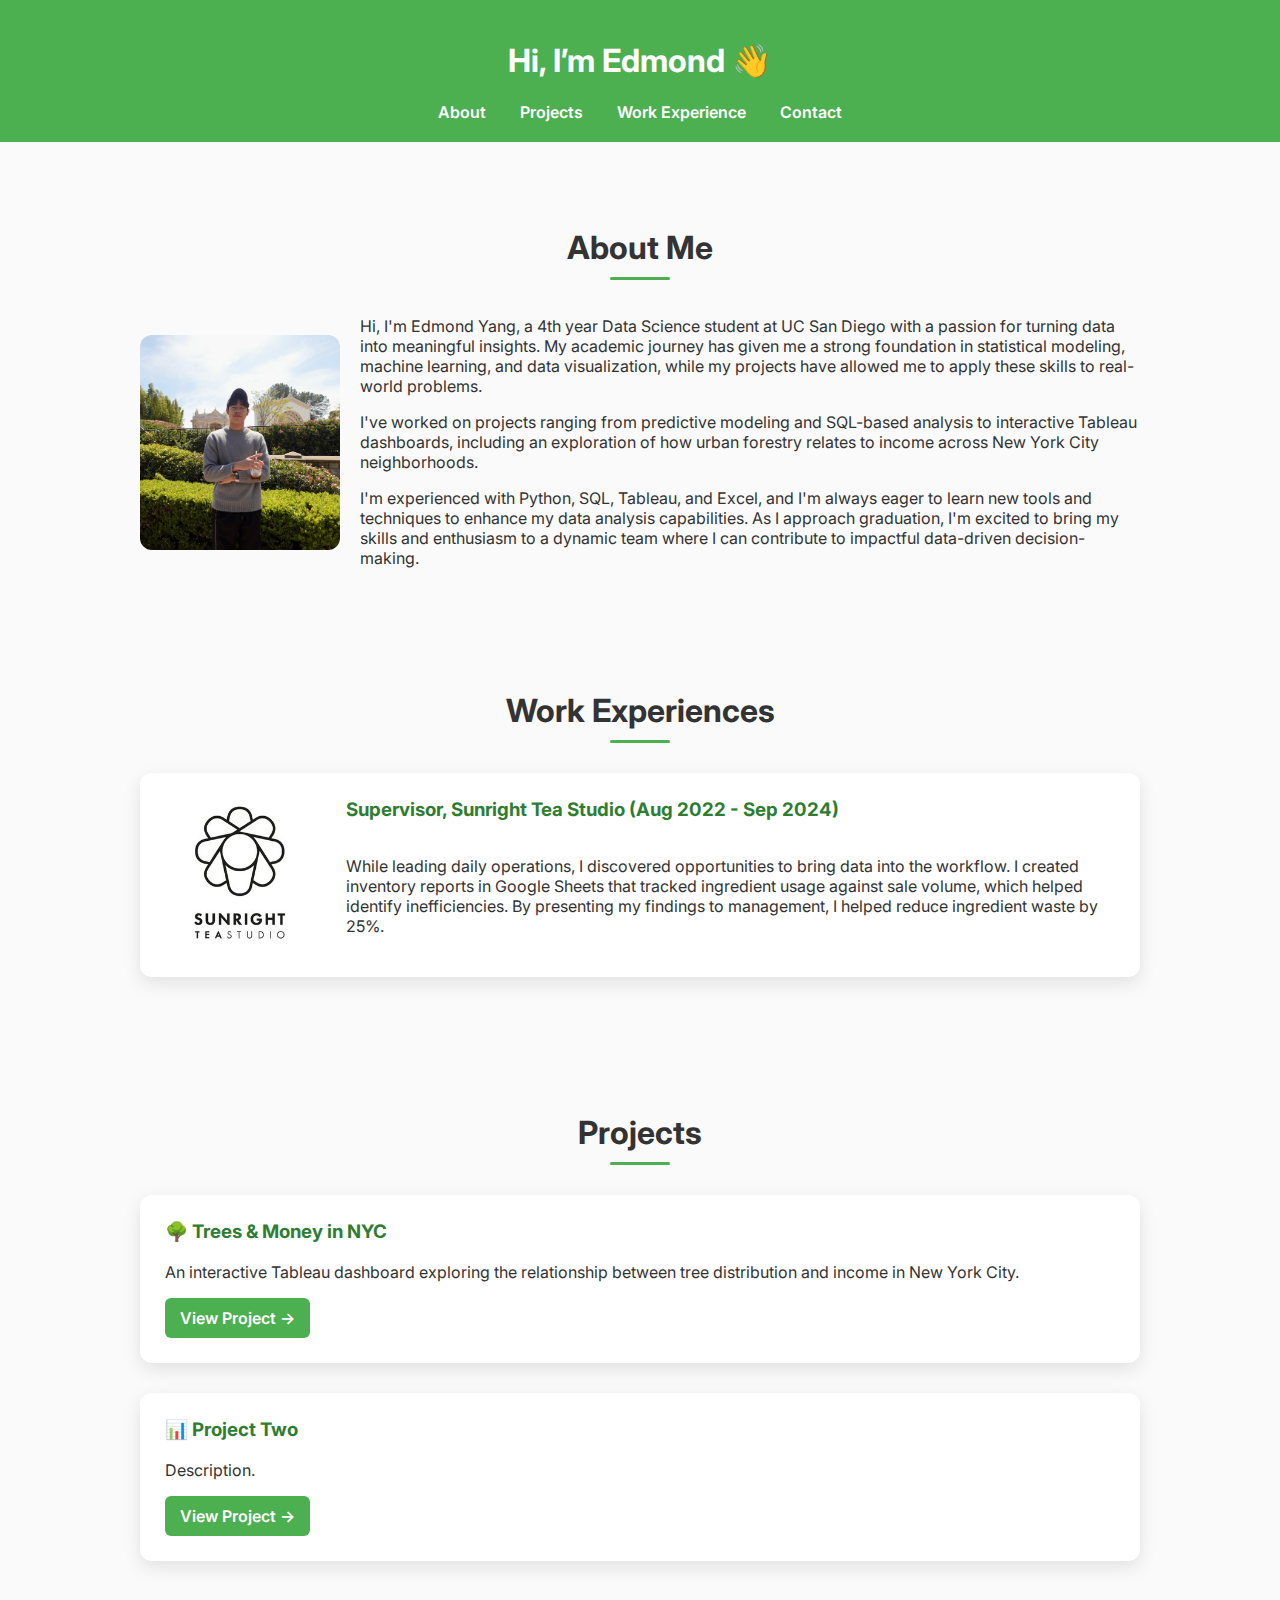
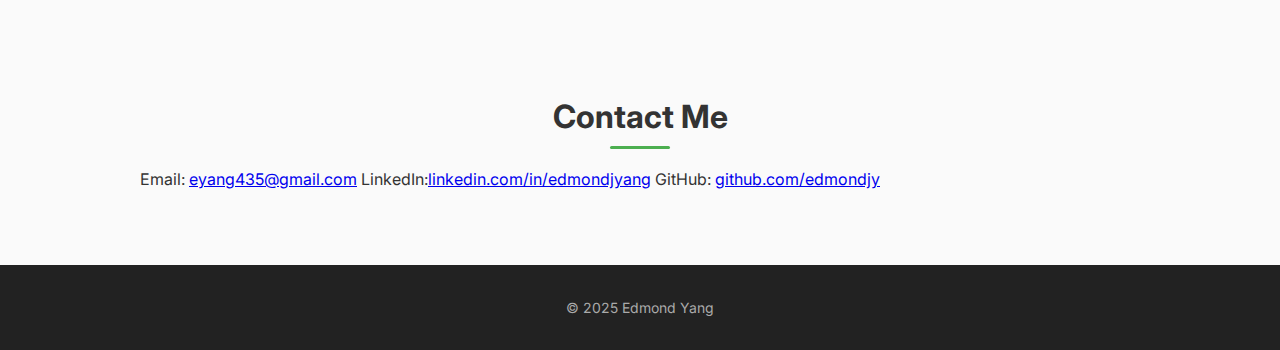
<file: index.html>
<!DOCTYPE html>
<html lang="en">
<head>
  <meta charset="UTF-8" />
  <meta name="viewport" content="width=device-width, initial-scale=1.0" />
  <title>Edmond Yang | Portfolio</title>
  <link rel="stylesheet" href="style.css" />
  <link href="https://fonts.googleapis.com/css2?family=Inter:wght@400;600&display=swap" rel="stylesheet">
</head>
<body>
  <header>
    <h1>Hi, I’m Edmond 👋</h1>
    <nav>
      <a href="#about">About</a>
      <a href="#projects">Projects</a>
      <a href="#experience">Work Experience</a>
      <a href="#contact">Contact</a>
    </nav>
  </header>

  <main>
  <section id="about">
    <h2>About Me</h2>
    <div class="about-content">
      <img src="images/profile.jpg" alt="Photo of Edmond Yang" class="about-photo" />
      <div class="about-text">
        <p>
          Hi, I'm Edmond Yang, a 4th year Data Science student at UC San Diego with a passion for turning data into meaningful insights.
          My academic journey has given me a strong foundation in statistical modeling, machine learning, and data visualization, while my projects
          have allowed me to apply these skills to real-world problems.
        </p>
        <p>
          I've worked on projects ranging from predictive modeling and SQL-based analysis to interactive Tableau dashboards,
          including an exploration of how urban forestry relates to income across New York City neighborhoods.
        </p>
        <p>
          I'm experienced with Python, SQL, Tableau, and Excel, and I'm always eager to learn new tools and techniques to enhance my data analysis capabilities.
          As I approach graduation, I'm excited to bring my skills and enthusiasm to a dynamic team where I can contribute to impactful data-driven decision-making.
        </p>
      </div>
    </div>
  </section>

    <section id="experience">
      <h2>Work Experiences</h2>

      <div class="project-card">
        <div class="project-content">
          <img src="images/snrlogo.jpeg" alt="Sunright Tea Studio" class="project-image" />
          <div class="project-text">
            <h3>Supervisor, Sunright Tea Studio (Aug 2022 - Sep 2024)</h3>
            <p>
              While leading daily operations, I discovered opportunities to bring data into the workflow. I created inventory reports in Google Sheets that tracked ingredient usage against sale volume, which helped identify inefficiencies. 
              By presenting my findings to management, I helped reduce ingredient waste by 25%.
            </p>
          </div>
        </div>
      </div>

    </section>
    
    <section id="projects">
      <h2>Projects</h2>

      <div class="project-card">
        <h3>🌳 Trees & Money in NYC</h3>
        <p>
          An interactive Tableau dashboard exploring the relationship between tree distribution and income in New York City.
        </p>
        <a href="trees-nyc.html" class="btn">View Project →</a>
      </div>

      <div class="project-card">
        <h3>📊 Project Two</h3>
        <p>
          Description.
        </p>
        <a href="project2.html" class="btn">View Project →</a>
      </div>
    </section>

    
    <section id="contact">
      <h2>Contact Me</h2>
      <p>Email: <a href="mailto:eyang435@gmail.com">eyang435@gmail.com</a> 
        LinkedIn:<a href="https://www.linkedin.com/in/edmondjyang" target="_blank">linkedin.com/in/edmondjyang</a> 
        GitHub: <a href="https://github.com/edmondjy" target="_blank">github.com/edmondjy</a> </p>
    </section>
  </main>

  <footer>
    <p>© 2025 Edmond Yang </p>
  </footer>

  <script type="text/javascript" src="https://public.tableau.com/javascripts/api/viz_v1.js"></script>
</body>
</html>
</file>
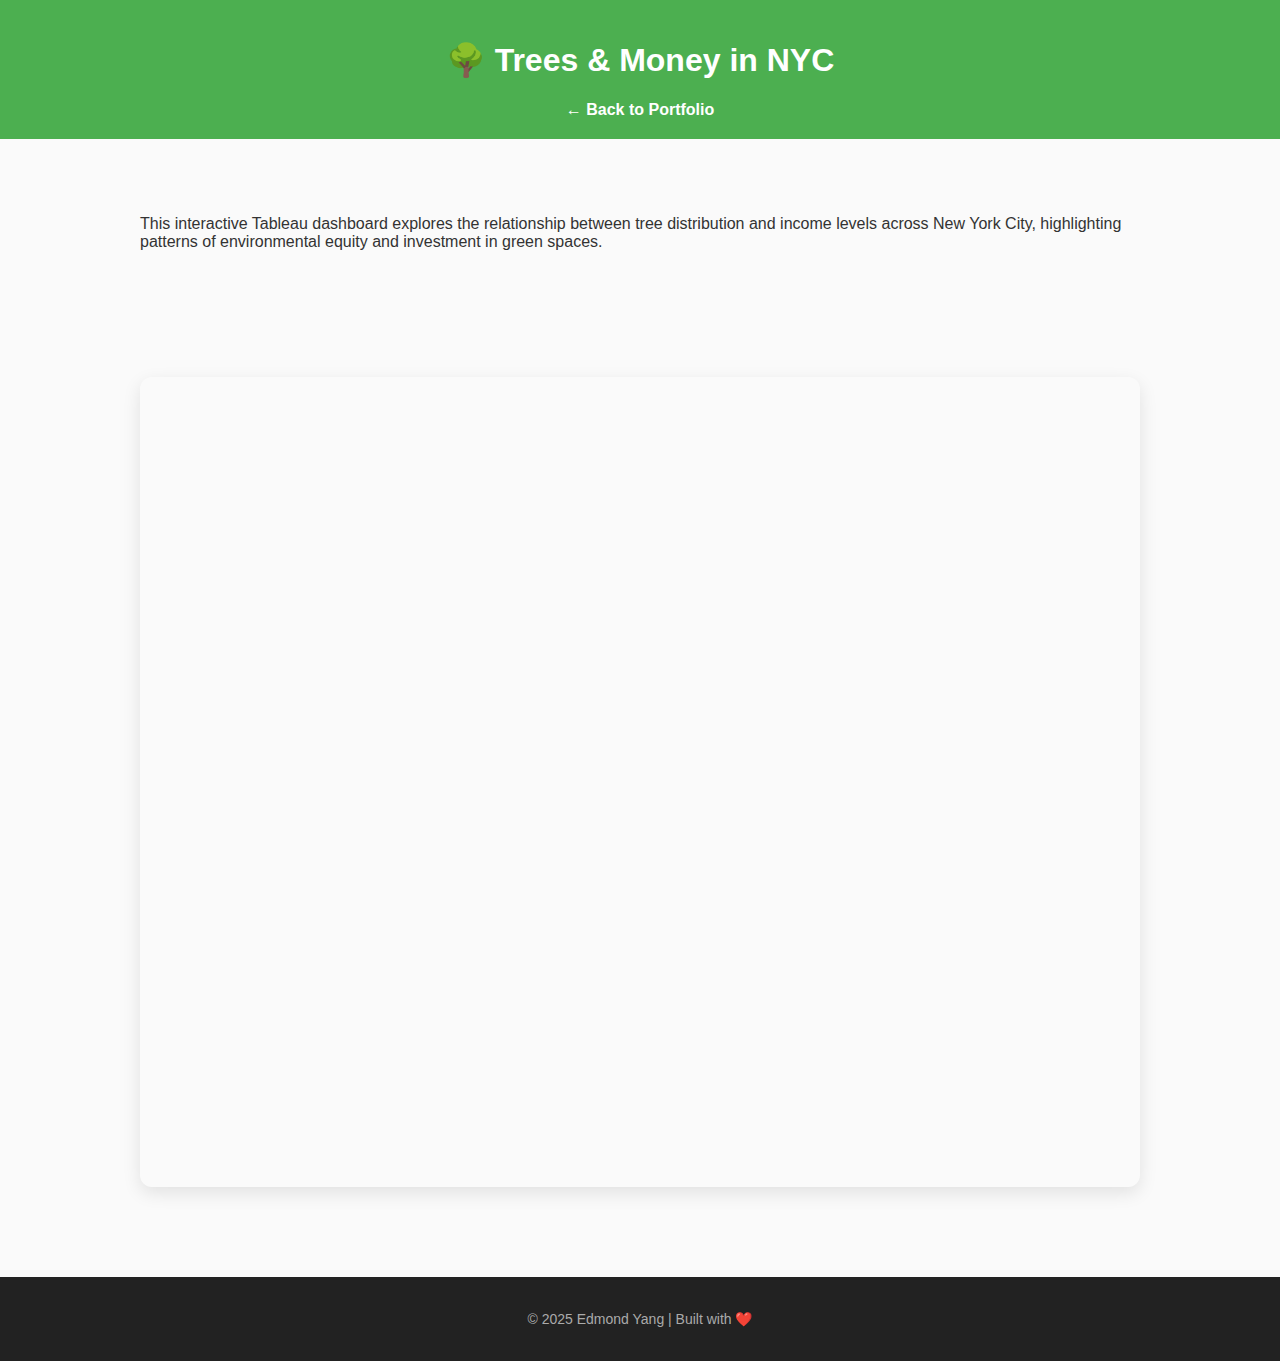
<file: trees-nyc.html>
<!DOCTYPE html>
<html lang="en">
<head>
  <meta charset="UTF-8">
  <meta name="viewport" content="width=device-width, initial-scale=1.0">
  <title>Trees & Money in NYC | Portfolio</title>
  <link rel="stylesheet" href="style.css">
</head>
<body>
  <header>
    <h1>🌳 Trees & Money in NYC</h1>
    <nav>
      <a href="index.html">← Back to Portfolio</a>
    </nav>
  </header>

  <main>
    <section class="project-intro">
      <p>
        This interactive Tableau dashboard explores the relationship between 
        tree distribution and income levels across New York City, highlighting 
        patterns of environmental equity and investment in green spaces.
      </p>
    </section>

    <section class="project-dashboard">
      <div class="tableauPlaceholder">
        <object class="tableauViz" width="100%" height="100%">
          <param name="host_url" value="https%3A%2F%2Fpublic.tableau.com%2F" />
          <param name="embed_code_version" value="3" />
          <param name="site_root" value="" />
          <param name="name" value="TreesMoneyInNYC_17568695586920/Dashboard1" />
          <param name="tabs" value="no" />
          <param name="toolbar" value="yes" />
        </object>
      </div>
    </section>
  </main>

  <footer>
    <p>© 2025 Edmond Yang | Built with ❤️</p>
  </footer>

  <script src="https://public.tableau.com/javascripts/api/viz_v1.js"></script>
</body>
</html>
</file>
<file: style.css>
body {
  font-family: 'Inter', sans-serif;
  background: #fafafa;
  color: #333;
  margin: 0;
  padding: 0;
}

html {
  scroll-behavior: smooth; 
}

header {
  background: #4CAF50;
  color: white;
  padding: 20px;
  text-align: center;
}

nav a {
  color: white;
  margin: 0 15px;
  text-decoration: none;
  font-weight: 600;
}

nav a:hover {
  text-decoration: underline;
}

section {
  max-width: 1000px;
  margin: 40px auto;
  padding: 20px;
}

h2 {
  text-align: center;
  font-size: 2rem;
  margin-bottom: 20px;
  position: relative;
}

h2::after {
  content: "";
  display: block;
  width: 60px;
  height: 3px;
  background: #4CAF50;
  margin: 10px auto 0;
  border-radius: 2px;
}

.project-card {
  background: #fff;
  border-radius: 12px;
  padding: 25px;
  margin: 30px 0;
  box-shadow: 0 6px 18px rgba(0, 0, 0, 0.1);
  transition: transform 0.2s ease, box-shadow 0.2s ease;
}

.project-card:hover {
  transform: translateY(-4px);
  box-shadow: 0 10px 24px rgba(0, 0, 0, 0.15);
}

.project-card h3 {
  margin-top: 0;
  color: #2e7d32; 
}

.btn {
  display: inline-block;
  padding: 10px 15px;
  background: #4CAF50;
  color: white;
  border-radius: 6px;
  text-decoration: none;
  font-weight: 600;
  transition: background 0.2s ease;
}

.btn:hover {
  background: #45a049;
}

.tableauPlaceholder {
  width: 100%;
  height: 90vh;      
  max-width: 1200px;
  margin: 30px auto;
  border-radius: 12px;
  overflow: hidden;
  box-shadow: 0 6px 18px rgba(0,0,0,0.1);
}

footer {
  background: #222;
  color: #aaa;
  text-align: center;
  padding: 20px;
  margin-top: 40px;
  font-size: 14px;
}

@media (max-width: 768px) {
  nav {
    display: flex;
    flex-direction: column;
    gap: 10px;
  }

  section {
    padding: 15px;
  }

  .project-card {
    padding: 15px;
  }

  .tableauPlaceholder {
    height: 65vh; 
  }
}


.project-image {
  width: 100%; 
  max-width: 150px;
  border-radius: 8px;
  margin-right: 15px;
}

.project-content {
  display: flex;
  align-items: flex-start; 
  gap: 16px;
}

.project-text {
  display: flex;
  flex-direction: column; 
}


.about-content {
  display: flex;
  align-items: center; 
  gap: 20px;
  margin-top: 16px;
}

.about-photo {
  width: 200px;      
  height: auto;
  border-radius: 12px; 
  object-fit: cover;
}

.about-text {
  flex: 1; 
}
</file>
